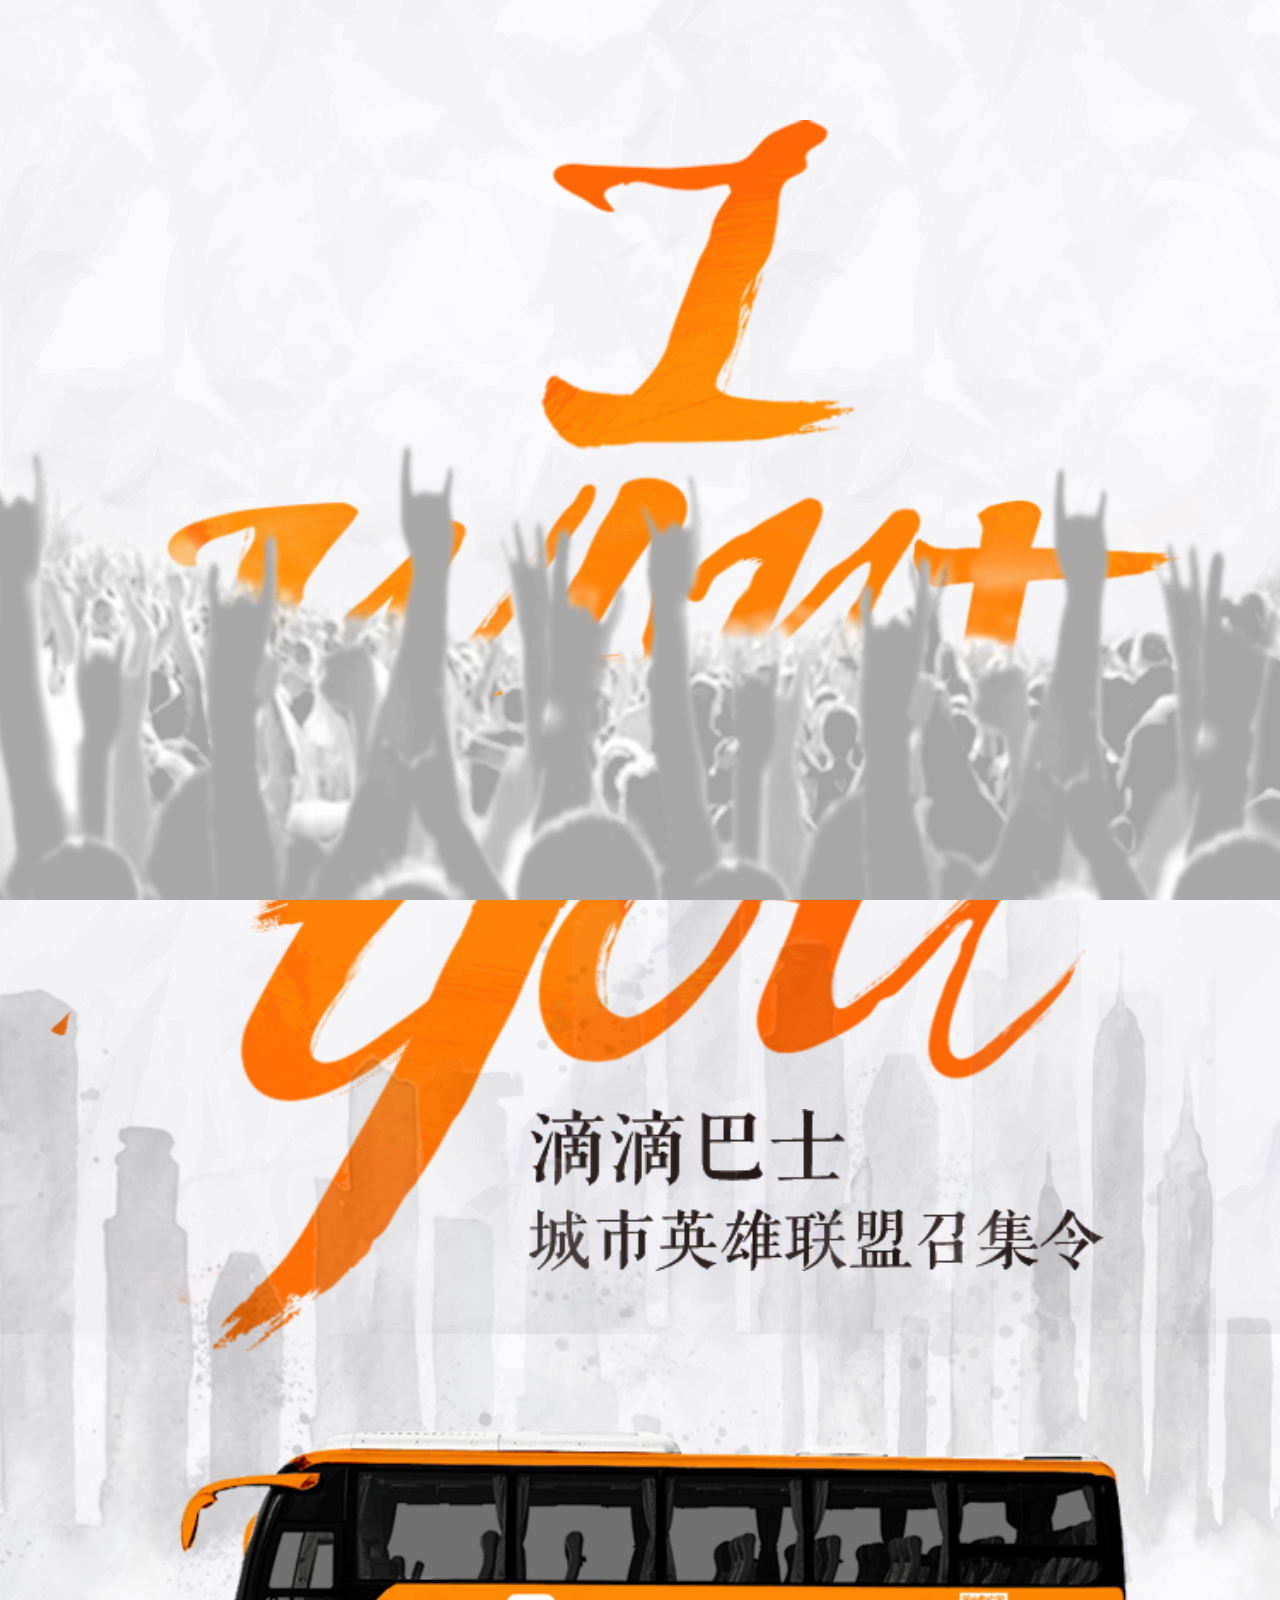
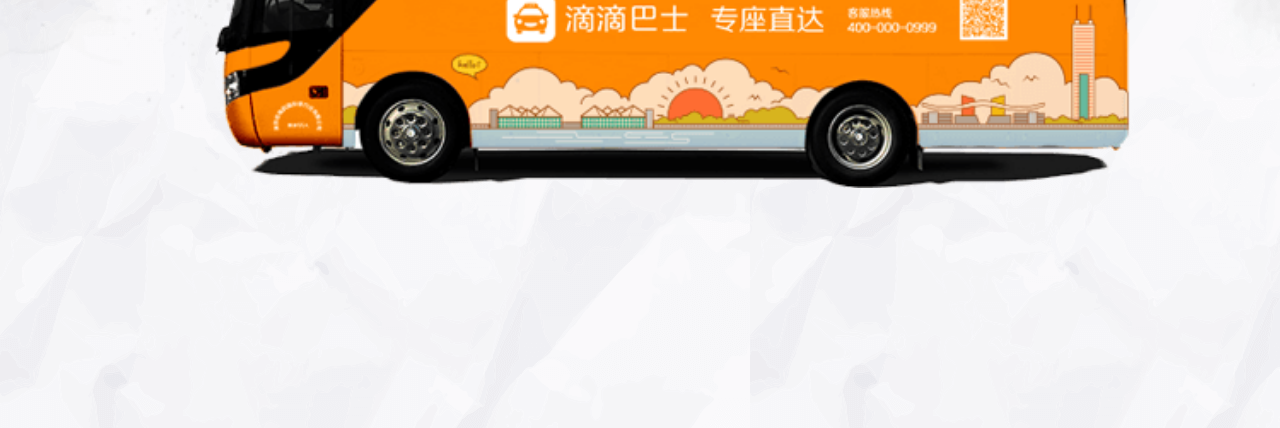
<file: index.html>
<!doctype html>
<html lang="en">
<head>
	<meta charset="UTF-8">
	<title>busDemo</title>
    <meta name="viewport" content="width=device-width, initial-scale=1.0, user-scalable=no"><!-- 只要是移动端页面，必须加上 -->
    <link rel="stylesheet" href="css/reset.css">
    <link rel="stylesheet" href="js/plugin/pace.css">
    <link rel="stylesheet" href="css/animate.css">
	<link rel="stylesheet" href="css/common.css"> <!-- 加载公用css代码 -->
	<link rel="stylesheet" href="css/home.css"> <!-- 加载首页css代码 -->
	<link rel="stylesheet" href="css/rank.css">	<!-- 加载排名页css代码 -->
	<link rel="stylesheet" href="css/login.css">
	<link rel="stylesheet" href="css/formbus.css">
	<link rel="stylesheet" href="css/citylist.css">
	<link rel="stylesheet" href="js/plugin/spinwheel.css">
	<link rel="stylesheet" href="js/plugin/vex.css">
</head>
<body>
	<section id="home" style="display:none" class="home">
		<div class="header_page">
			<div class="header_logo">
				
			</div>
			<div class="header_title">
				
			</div>
		</div>
		<div class="middle_page">
			<div class="wrap_city">
				<div class="left_city"></div>
				<div class="middle_city"></div>
				<div class="right_city"></div>
			</div>
			<div class="middle_bus">
				
			</div>
		</div>
		<div class="bottom_page">
			<div class="person_down"></div>
			<div class="person_up"></div>
		</div>
	</section>
	<section style="display:none" id="rank" style="display:block" class="rank">
		<div class="rule_desc">活动规则</div>
		<div class="rank_head">
			<div class="rank_logo"></div>
			<div class="rank_desc">
				全民助力夺榜单<br>免费上班专线抢先坐
			</div>
		</div>
		<div class="rank_list">
			<ul class="list_item js-ranklist">
				
			</ul>
		</div>
		<div class="submit_button">
			
		</div>
	</section>
	<section id="login" style="display:none" class="login">
		<div class="login-logo">
			
		</div>
		<div class="login-title">
			请留下联系方式<br/>您将在第一时间获知夺榜结果
		</div>
		<div class="login-content" data-control="login">
			<p class="login-tel">
				<input type="tel" maxlength="11" class="input-tel" data-tel placeholder="电话">
				<span class="check-code" data-check>验证</span>
			</p>
			<p class="login-code">
				<input maxlength="4" type="tel" class="input-code" data-code placeholder="验证码">
			</p>
			<p class="login-btn" data-login>确认</p>
		</div>
	</section>
	<section id="form_bus" style="display:none" class="formbus">
		<div class="form_head">
			<div class="form_logo">
				
			</div>
			<div class="form_desc">
				请认真填写乘车需求<br>为城市夺榜助力
			</div>
		</div>
		<div class="form_body">
			<div class="line_bar">
				<span class="logo">参战城市：<span class="selcity">北京</span></span>
			</div>
			<form action="" method="post">
				<div class="up_part">
					<div class="home_addr">
						<b></b>
						<input type="text" name="home_addr" class="" placeholder="家庭地址">
					</div>
					<div class="work_addr">
						<b></b>
						<input class="work_addr" type="text" name="work_addr" placeholder="工作地址">
					</div>
				</div>
				<div class="up_part down_part">
					<div class="morning">
						<b></b>
						<div class="time mor_time" data-key="morning" data-tips="上班时间" data-starttime="10" data-datewheel="">什么时候上班</div>
						<input type="hidden" name="morning_time">
					</div>
					<div class="eveing">
						<b></b>
						<div data-key="evening" class="time eve_time" data-tips="下班时间" data-starttime="21" data-datewheel="">什么时候下班</div>
						<input type="hidden" name="evening_time">
					</div>
				</div>
			</form>
		</div>
		<div class="collect-submit contentblock">
			</div>
	</section>
	<section id="citylist" style="display:none" class="citylist">
		<div class="current-city">
			当前定位城市：
			<b>
				无
			</b>
		</div>
		<div class="hot_city">
			<p class="city_head">已开通城市</p>
			<div class="head_city">
				
			</div>
		</div>
		
		<div class="all_city_name">
			<p class="city_head">全部城市</p>
			<div class="allspan">
				
			</div>
		</div>
		<div class="all_wrap">
			
		</div>
	</section>
	<!-- 遮罩层 -->
	<!-- <div class="layer" style="display: block;">
		<div class="layer_mask"></div> 由它負責鎖屏操作
		<div class="layer_content"></div> 負責內容高亮顯示
	</div> -->
	<script src="js/rem.js"></script>
	<script src="js/zepto.js"></script>
	<script src="js/plugin/fastclick.js"></script>
	<script src="js/iscroll.js"></script>
	<script src="js/director.js"></script>
	<script src="js/widget/layer/layer.js"></script>
	<script src="js/plugin/pace.js"></script>
	<!-- 进度条插件 -->
	<script src="js/plugin/vex.js"></script>
	<script src="js/plugin/SpinningWheel.js"></script>
	<script src="js/plugin/spinwheel_index.js"></script>
	<script src="js/module/load.js"></script>
	<script src="js/module/baseModule.js"></script>
	<script src="js/module/home.js"></script>
	<script src="js/module/rank.js"></script>
	<script src="js/module/login.js"></script>
	<script src="js/module/form_bus.js"></script>
	<script src="js/module/citylist.js"></script>
	<script src="js/tool.js"></script>
	<script src="js/route.js"></script>
	<script src="js/init.js"></script>
</body>
</html>
</file>
<file: js/plugin/pace.css>
.pace {
  -webkit-pointer-events: none;
  pointer-events: none;

  -webkit-user-select: none;
  -moz-user-select: none;
  user-select: none;

  z-index: 2000;
  position: fixed;
  margin: auto;
  top: 0;
  left: 0;
  right: 0;
  bottom: 0;
  height: 5px;
  width: 200px;
  background: #fff;
  border: 1px solid #29d;

  overflow: hidden;
}

.pace .pace-progress {
  -webkit-box-sizing: border-box;
  -moz-box-sizing: border-box;
  -ms-box-sizing: border-box;
  -o-box-sizing: border-box;
  box-sizing: border-box;

  -webkit-transform: translate3d(0, 0, 0);
  -moz-transform: translate3d(0, 0, 0);
  -ms-transform: translate3d(0, 0, 0);
  -o-transform: translate3d(0, 0, 0);
  transform: translate3d(0, 0, 0);

  max-width: 200px;
  position: fixed;
  z-index: 2000;
  display: block;
  position: absolute;
  top: 0;
  right: 100%;
  height: 100%;
  width: 100%;
  background: #29d;
}

.pace .pace-progress:after {
  content: attr(data-progress-text);
  display: inline-block;
  position: fixed;
  .rem(width, 1rem);
  text-align: left;
  right: 2rem;
  padding-right: .5rem;
  top: .5rem;
}
.pace.pace-inactive {
  display: none;
}
</file>
<file: css/common.css>
html, body {
	height: 100%;
}
body {
	box-sizing: border-box;
	background: #f7f7f7;
	background-image:url(../img/gbackground.png);
}
.page {
	display: block !important;
}
.hide {
	display: none;
}

body section {
	box-sizing: border-box;
}

.layer_content {
	position: relative;
	background: url(../img/rankimg/rule.jpg);
	background-size: 100% 100%;
	width: 15.338667rem;
	height: 16.170667rem;
	left: 54%;
	top: 50%;
	z-index: 2;
	transform: translate(-50%, -50%);
	-webkit-transform: translate(-50%, -50%);
}
.rule_content {
	padding: 1rem;
}
.rule_head {
	margin-left: -0.5rem;
	margin-top: 1.5rem;
	text-align: center;
	font-size: 25px;
	font-weight: bold;
	margin-bottom: 1rem;
	color: #ff8903;
}
.rule_body {
	padding: 0 1.7rem;
	font-size: 20px;
}

.rule_submit {
	margin-top: 1rem;
    width: 10rem;
    height: 1.7rem;
    position: relative;
    text-align: center;
    margin-left: 2.5rem;
    margin-bottom: .5rem;
    background: #ff8903;
    margin: 0 auto;
    margin-top: 2rem;
    color: #fff;
    font-family: nice_icon;
    border-radius: .3rem;
    line-height: 1.7rem;
}
</file>
<file: css/home.css>
.home .header_page {
	position: relative;
	top: 1.5rem;
}
.home .header_logo {
	position: relative;
	background: url(../img/homeimg/1.png);
	background-size: 100% 100%;
	width: 14.336rem;
	height: 15.381333rem;
	animation: bounceInDown 1s 1 linear both;
	animation-delay: 0.5s;
	left: .4299rem;
}

.home .header_title {
	position: absolute;
	background: url(../img/homeimg/text.png);
	background-size: 100% 100%;
	width: 7.189333rem;
	height: 2.026667rem;
	bottom: 0.9888rem;
    right: 2.2rem;
    animation: slideInRight 2s 1 cubic-bezier(0.18, 0.89, 0.32, 1.28) both;
    -webkit-animation: slideInRight 2s 1 cubic-bezier(0.18, 0.89, 0.32, 1.28) both;
}

.home .middle_page {
	position: relative;
	top:-1.5rem;
}
.home .wrap_city {
	position: relative;
	top: -.6rem;
    left: 0;
    -webkit-animation: fadeIn 1.5s 1 linear both;
    			animation: fadeIn 1.5s 1 linear both;
}
.home .wrap_city .left_city {
	position: relative;
	background: url(../img/homeimg/left.png);
	background-size: 100% 100%;
	width: 13.973333rem;
	height: 9.962667rem;
	bottom: 0.9888rem;
}
.home .wrap_city .middle_city {
	position: absolute;
	background: url(../img/homeimg/middle.png);
	background-size: 100% 100%;
	width: 11.2rem;
	height: 9.322667rem;
	bottom: 0.9888rem;
	left: 4rem;
	top: -3rem;
}
.home .wrap_city .right_city {
	position: absolute;
	background: url(../img/homeimg/right.png);
	background-size: 100% 100%;
	width: 11.2rem;
	height: 9.322667rem;
	bottom: 0.9888rem;
	right: 0;
	top: -1.5rem;
}

.home .middle_bus {
	position: absolute;
	bottom: 1.5rem;
	width: 12.16rem;
	height: 4.458667rem;
	background: url(../img/homeimg/bus.png);
	background-size: 100% 100%;
	left: 13%;
	animation: slideInRight 1s 1 cubic-bezier(0, 0, 0.56, 1.51) both;
    -webkit-animation: slideInRight 1s 1 cubic-bezier(0, 0, 0.56, 1.51) both;
    
}
.home .bottom_page {
	position: fixed;
	bottom: 0;
}
.bottom_page .person_down {
	position: absolute;
	background: url(../img/homeimg/people.png);
	background-size: 100% 100%;
	width: 16.0rem;
	height: 7.530667rem;
	bottom: 0;
	-webkit-animation: bounceInUp 1.5s 1 linear both;
			animation: bounceInUp 1.5s 1 linear both;
}

.bottom_page .person_up {
	position: absolute;
	background: url(../img/homeimg/5.png);
	background-size: 100% 100%;
	width: 16.0rem;
	height: 7.530667rem;
	bottom: 0;
	-webkit-animation: bounceInUp 2s 1 linear both;
			animation: bounceInUp 2s 1 linear both;
}

.go_home_logo {

}
body .home .go_home_logo {
	animation: slideOutUp 1s 1 cubic-bezier(0, 0, 0.56, 1.51) both;
    -webkit-animation: slideOutUp 1s 1 cubic-bezier(0, 0, 0.56, 1.51) both;
}

body .home .go_home_title {
	-webkit-animation: slideOutRight 1.2s 1 linear both;
	animation: slideOutRight 1.2s 1 linear both;
}
body .home .go_home_bus {
	-webkit-animation:slideOutLeft 1s 1 linear both !important;
	animation:slideOutLeft 1s 1 linear both !important;
}
body .home .go_home_city {
	-webkit-animation: fadeOut 1.5s 1 linear both;
	animation: fadeOut 1.5s 1 linear both;
}
body .home .go_people {
	-webkit-animation: bounceOutDown 1.5s 1 linear both;
	animation: bounceOutDown 1.5s 1 linear both;
}
</file>
<file: css/rank.css>
.rank .rank_head {
	
}
.rank_name {
	font-size: 16px;
}
.rank .rank_head .rank_logo{
	background: url(../img/rankimg/titlelogo.png);
	background-size: 100% 100%;
	width: 14.784rem;
	height: 6.869333rem;
	position: relative;
	left: 50%;
	-webkit-transform: translate(-50%);
	transform: translate(-50%);
}

.rank .rank_desc {
	margin-top: -2.1rem;
	text-align: center;
	font-weight: bold;
}
.rule_desc {
	z-index: 2;
	position: absolute;
	right: 0;
	top: 0;
	margin-top: .5rem;
	margin-right: .8rem;
	font-size: 0.7rem;
	font-weight: bold;
}
.rank .rank_list {
	width: 13.533333rem;
    max-height: 12.806667rem;
    margin: 0.8rem auto;
    background: white;
    overflow: hidden;
    position: relative;
    border-radius: 0.3rem;
}

.rank .list_item {
	margin: 0 0.4rem;
}
.inl {
	display: inline-block;
}
.rank .list_item li{
	position: relative;
	height: 1.8rem;
	line-height: 1.8rem;
	border-bottom: 1px solid rgba(102,102,102,.14);
	overflow: hidden;
	width: 12.933333rem;;
}
.rank .list_item  {
	background: white;
	width: 13.533333rem;
	/* max-height: 15.266667rem; */
	/* overflow-y: scroll; */
}
.rank .left_pane {
	background: white;
	z-index: 8;
	position: relative;
	padding-left: .7rem;
    left: -0.7rem;
    height: 2rem;
}
.rank .right_pane {
   	padding-top: 0.3rem;
    width: 9rem;
    background: white;
    z-index: 7;
    transition: left 2s linear;
    -webkit-transition: left 2s linear;
    height: 1.5rem;
    top: 0.35rem;
    left: 0;
    margin-left: -3rem;
    display: inline-block;
    position: relative;
    vertical-align: top;
}
.right_pane .bus_info {
	background: url(../img/rankimg/buslogo.png);
	background-size: 100% 100%;
	width: 1.877333rem;
	height: 0.768rem;
	line-height: 0.768rem;
	text-align: center;
	font-size: 13px;
    width: 1.877333rem;
    overflow: hidden;
    color: white;
}
.rank_number {
	background: url(../img/rankimg/blackIcon.png);
	background-size: 100% 100%;
	width: 0.917333rem;
	height: 0.874667rem;
	line-height: 0.874667rem;
	color: white;
	font-size: 15px;
	text-align: center;
}
.rank .barline {
	background: url(../img/rankimg/bar.png);
	background-size: 100% 100%;
	width: 8.128rem;
	height: 0.64rem;
	position: absolute;
    top: 0.8rem;
    left: 1.8rem;
    z-index: 4;
}
.rank .citybar {
	background: url(../img/rankimg/city.png);
	background-size: 100% 100%;
	width: 6.101333rem;
	height: 1.536rem;
	position: absolute;
    top: 0.19rem;
    left: 5.5rem;
    z-index: 6;
    animation-delay: 1.5s;
}

.submit_button {
	background-image: url(../img/rankimg/skip.png);
    width: 8.36266667rem;
    height: 2.944rem;
    background-size: 100%, 100%;
    margin: 0 auto;
    margin-top: 1.6rem;
}

@-webkit-keyframes runcity {
  	from {
		transform: translateX(9rem);
		-webkit-transform: translateX(9rem);
  	}
  	100% {
		transform: translateX(-5rem);
		-webkit-transform: translateX(-5rem);
  	}
}
@keyframes runcity {
  	from {
		transform: translateX(9rem);
		-webkit-transform: translateX(9rem);
  	}
  	100% {
		transform: translateX(-10rem);
		-webkit-transform: translateX(-10rem);
  	}
}
</file>
<file: css/login.css>
.login .login-logo {
	
	width:12.16rem;
	height:3.050667rem;
	background-size: 100%, 100%;
	background-image: url(../img/32.pic.jpg);
	position: relative;
    top: 1.5rem;
    margin: 0 auto;
}
.login .login-title {
	margin-top: 2rem;
	font-size: 0.8rem;
	line-height: 1rem;
	color: rgba(0, 0, 0, 0.77);
	text-align: center;
	font-family: nice_icon;
	font-weight: bold;
}
.login {
	padding: 1.1rem 0.45rem;
}
.login .login-content {
	margin: 0.8rem 0.3rem;
}
.login .check-code.active {
    background: #ff8903;
}
.login .login-btn.active {
    background: #ff8903;
}
.login input {
	border:1px solid #d9d9d9;
	height: 100%;
	font-size:.7rem;
	border-radius: 3px;
	text-indent: 10px;
	outline:none;
	&::-webkit-input-placeholder{
		text-indent: 10px;
		color:#e4e4e4;
		font-size: .7rem;
		font-family: nice_icon;
	}
	text-indent: 10px;
}
.login p {
	height: 2rem;
	line-height: 2rem;
}
.login .input-tel {
	width:10.2rem;
}
.input-code{
	margin:10px 0;
	width: 100%;
}
.check-code{
	display: inline-block;
	width:3.6rem;
	text-align: center;
	color:#fff;
	font-family: nice_icon;
	float:right;
	border-radius: 3px;
	background:#e4e4e4;
	font-size: .7rem;
	&.active{
		background: @orangeColor;
	}
	&.recheck{
		background: #e4e4e4;
		font-size: .6rem;
	}
}
.login .login-btn {
	margin-top:30px;
	width: 100%;
	background:#e4e4e4;
	color:#FFF;
	text-align: center;
	border-radius: 3px;
	font-size: .7rem;
	font-family: nice_icon;
	&.active{
		background: @orangeColor;
	}
}
</file>
<file: css/formbus.css>
.form_name {
	font-size: 16px;
}
.formbus .form_head .form_logo{
	background: url(../img/formimg/title.jpg);
	background-size: 100% 100%;
	width: 13.44rem;
	height: 4.714667rem;
	position: relative;
	left: 50%;
	-webkit-transform: translate(-50%);
	transform: translate(-50%);
	margin-top: 1rem;
}

.formbus .form_desc {
	margin-top: 0rem;
	text-align: center;
	font-weight: bold;
}
.form_body {
	width:14rem;
	margin:0 auto;
    margin-top: 1rem;
}
.form_body .line_bar {
	font-size: 25px;
}
.form_body .line_bar::before {
	content: '';
	display: inline-block;
	width: 0.661333rem;
	height: 0.768rem;
	background: url(../img/formimg/20.png);
	background-size: 100% 100%;
}

.form_body .line_bar::after {
	display: inline-block;
	content: '';
	width: 0.725333rem;
	height: 0.874667rem;
	background: url(../img/formimg/21.png);
	background-size: 100% 100%;
}
.selcity {
	color: #ff8903;
}
.up_part {
	margin-top: .5rem;
	background: white;
	border: 1px solid #e0e0e0;
	border-radius: 5px;
	padding-bottom: 3px;
}
.up_part input {
	border:0;
	height: 1.8rem;
	line-height: 1.8rem;
	outline: 0;
	width:10rem;
	margin-bottom: 0.1rem;
	border-radius: 5px;
	border-bottom-left-radius: 0;
	border-bottom-right-radius: 0;
}
.up_part .time {
	border:0;
	height: 1.8rem;
	line-height: 1.8rem;
	outline: 0;
	width:10rem;
	margin-bottom: 0.1rem;
	border-radius: 5px;
	border-bottom-left-radius: 0;
	border-bottom-right-radius: 0;
	display: inline-block;
}
.up_part .home_addr {
	border-bottom: 1px solid #e0e0e0;
}
.up_part .morning {
	border-bottom: 1px solid #e0e0e0;
	color: gray;
}
.eveing {
	color: gray;
}
.home_addr b {
	content: '';
	width: 0.789333rem;
	height: 0.618667rem;
	background: url(../img/formimg/fam.png);
	background-size: 100% 100%;	
	display: inline-block;
	margin-left: .3rem;
}
.morning b {
	content: '';
	width: 0.789333rem;
	height: 0.618667rem;
	background: url(../img/formimg/mor.png);
	background-size: 100% 100%;	
	display: inline-block;
	margin-left: .3rem;
	position: relative;
}
.work_addr b {
	content: '';
	width: 0.725333rem;
	height: 0.874667rem;
	background: url(../img/formimg/com.png);
	background-size: 100% 100%;
	display: inline-block;
	margin-left: .3rem;
}
.eveing b {
	content: '';
	width: 0.725333rem;
	height: 0.874667rem;
	background: url(../img/formimg/eve.png);
	background-size: 100% 100%;
	display: inline-block;
	margin-left: .3rem;
	position: relative;
}
.formbus .collect-submit {
	margin: 1.5rem auto 0 auto;
    width: 8.192rem;
    height: 3.008rem;
    background-image: url(/img/formimg/dis_submit.png);
    background-size: 100% 100%;
    border-radius: 5px;
}

body .formbus .collect-submit.active {
    background-image: url(/img/formimg/suc_submit.png);
}
</file>
<file: css/citylist.css>
.current-city {
	height: 1.8rem;
    line-height: 1.8rem;
    text-align: center;
    background: white;
    font-size: 15px;
    border-bottom: 1px solid #e0e0e0;
    margin-bottom: .5rem;
}
.current-city b {
	padding: 0 .5rem;
	color: #fa8919;
}

.city_head {
	margin-bottom: .2rem;
}

.wrap_citylist {
	border-top: 1px solid #e0e0e0;
	overflow: hidden;
	zoom: 1;
	background: white;
	margin-bottom: .2rem;
}
.citylist span:active{
	background: #fa8919;
}
.wrap_citylist span{
	border-right: 1px solid #e0e0e0;
	border-bottom: 1px solid #e0e0e0;
	display: block;
	width: 50%;
	float: left;
	height: 2rem;
	line-height: 2rem;
	text-align: center;
	box-sizing: border-box;
}
.head_city span{
	border-right: 1px solid #e0e0e0;
	border-bottom: 1px solid #e0e0e0;
	display: block;
	width: 50%;
	float: left;
	height: 2rem;
	line-height: 2rem;
	text-align: center;
	box-sizing: border-box;
}
.allspan {
	border-top: 1px solid #e0e0e0;
	overflow: hidden;
	zoom: 1;
	background: white;
	margin-bottom: .2rem;
}
.head_city span:nth-child(2n+2) {
	border-right: 0 !important;
}
body .wrap_citylist span:nth-child(3n+3) {
	border-right: 0 !important;
}
.head_city {
	border-top: 1px solid #e0e0e0;
	overflow: hidden;
	zoom: 1;
	background: white;
	margin-bottom: .2rem;
}
.allspan span {
	display: block;
	float: left;
	height: 2rem;
	line-height: 2rem;
	text-align: center;
	box-sizing: border-box;
	width:20%;
	color: #fa8919;
	border:0;
}
.all_city_name .wrap_citylist {
	border-bottom: 1px solid #e0e0e0;
}

.reset_citylist .wrap_citylist span {
	width: 33.3%;
	overflow: hidden;
	white-space: nowrap;
	text-overflow: ellipsis;
}

.all_wrap {
	/* background: red; */
	/* margin-bottom: 2rem; */
	font-size: 18px;
}
.all_wrap::after {
	display: block;
	height: 2rem;
	content: '';
}
</file>
<file: js/plugin/spinwheel.css>
#sw-bg {
    background-color:rgba(0,0,0,0.5);
    position:fixed;
    top:0;
    left:0;
    bottom:0;
    width:100%;
    z-index:10111;
}

#sw-wrapper {
    position:fixed;
    z-index:1000000;
    left:0;
    width:100%;
    font-family:helvetica, sans-serif;
    font-size: 18px;
    text-align:left;
    border-top:2px solid #ff8a01;
}

#sw-header {
    position:relative;
    width:100%; 
    height:43px;
    /*background:url(sw-header.png) 0 0 repeat-x;*/
    background-color:#f7f7f7;
    opacity: 0.9;
}

#sw-cancel, #sw-done {
    position:absolute;
    line-height:43px;
    height:43px;
    margin:0;
    color:#ff8a01;
    font-weight:bold;
}

#sw-cancel {
    left:7px;
    float:left;
    width:80px;
    /*-webkit-border-image:url(sw-button-cancel.png) 5;*/
}

#sw-done {
    right:7px;
    float:right;
    width:80px;
    text-align:right;
    /*-webkit-border-image:url(sw-button-done.png) 5;*/
}

.sw-pressed { opacity:0.4; }

#sw-slots-wrapper {
    position:relative; z-index:999;
    display:block;
    height:215px;
    overflow:hidden;
}

#sw-slots {
    display:table;
    width:100%;
    background:#fcfcfc;
}

#sw-slots div {
    display:table-cell;
    height:100%;
    padding-top:86px;
    background-color:#fcfcfc;
    background-position: 0 0, 100% 0;
    background-repeat: repeat-y;
}

#sw-slots div:first-child { border:0; }

#sw-slots ul {
    padding:0 0 85px 0; margin:0;
    list-style:none;
}

#sw-slots .sw-right { text-align:right; }
#sw-slots .sw-center{ text-align:center; }
#sw-slots .sw-center ul li{ text-align:center; }
#sw-slots .sw-shrink { width:1%; }
#sw-slots .sw-readonly { background:#ddd; }

#sw-slots li {
    padding:0 8px;
    height:44px;
    overflow:hidden;
    font:18px/44px Helvetica,sans-serif;
    color:#666;
}

#sw-frame {
    position:absolute; z-index:1000;
    left:0; right:0; bottom:0;
    height:183px;
    border-width:16px;
    /*-webkit-border-image:url(sw-alpha.png) 16;*/
}

#sw-line {
    position: absolute;
    border: 1px solid #ccc;
    width: 100%;
    z-index: 999;
    top: 131px;
    height: 44px;
}
</file>
<file: js/plugin/vex.css>
@keyframes vex-fadein {
  /* line 9, ../sass/_keyframes.sass */
  0% {
    opacity: 0;
  }

  /* line 11, ../sass/_keyframes.sass */
  100% {
    opacity: 1;
  }
}

@-webkit-keyframes vex-fadein {
  /* line 9, ../sass/_keyframes.sass */
  0% {
    opacity: 0;
  }

  /* line 11, ../sass/_keyframes.sass */
  100% {
    opacity: 1;
  }
}

@-moz-keyframes vex-fadein {
  /* line 9, ../sass/_keyframes.sass */
  0% {
    opacity: 0;
  }

  /* line 11, ../sass/_keyframes.sass */
  100% {
    opacity: 1;
  }
}

@-ms-keyframes vex-fadein {
  /* line 9, ../sass/_keyframes.sass */
  0% {
    opacity: 0;
  }

  /* line 11, ../sass/_keyframes.sass */
  100% {
    opacity: 1;
  }
}

@-o-keyframes vex-fadein {
  /* line 9, ../sass/_keyframes.sass */
  0% {
    opacity: 0;
  }

  /* line 11, ../sass/_keyframes.sass */
  100% {
    opacity: 1;
  }
}

@keyframes vex-fadeout {
  /* line 16, ../sass/_keyframes.sass */
  0% {
    opacity: 1;
  }

  /* line 18, ../sass/_keyframes.sass */
  100% {
    opacity: 0;
  }
}

@-webkit-keyframes vex-fadeout {
  /* line 16, ../sass/_keyframes.sass */
  0% {
    opacity: 1;
  }

  /* line 18, ../sass/_keyframes.sass */
  100% {
    opacity: 0;
  }
}

@-moz-keyframes vex-fadeout {
  /* line 16, ../sass/_keyframes.sass */
  0% {
    opacity: 1;
  }

  /* line 18, ../sass/_keyframes.sass */
  100% {
    opacity: 0;
  }
}

@-ms-keyframes vex-fadeout {
  /* line 16, ../sass/_keyframes.sass */
  0% {
    opacity: 1;
  }

  /* line 18, ../sass/_keyframes.sass */
  100% {
    opacity: 0;
  }
}

@-o-keyframes vex-fadeout {
  /* line 16, ../sass/_keyframes.sass */
  0% {
    opacity: 1;
  }

  /* line 18, ../sass/_keyframes.sass */
  100% {
    opacity: 0;
  }
}

@keyframes vex-rotation {
  /* line 127, ../sass/_keyframes.sass */
  0% {
    transform: rotate(0deg);
    -webkit-transform: rotate(0deg);
    -moz-transform: rotate(0deg);
    -ms-transform: rotate(0deg);
    -o-transform: rotate(0deg);
  }

  /* line 129, ../sass/_keyframes.sass */
  100% {
    transform: rotate(359deg);
    -webkit-transform: rotate(359deg);
    -moz-transform: rotate(359deg);
    -ms-transform: rotate(359deg);
    -o-transform: rotate(359deg);
  }
}

@-webkit-keyframes vex-rotation {
  /* line 127, ../sass/_keyframes.sass */
  0% {
    transform: rotate(0deg);
    -webkit-transform: rotate(0deg);
    -moz-transform: rotate(0deg);
    -ms-transform: rotate(0deg);
    -o-transform: rotate(0deg);
  }

  /* line 129, ../sass/_keyframes.sass */
  100% {
    transform: rotate(359deg);
    -webkit-transform: rotate(359deg);
    -moz-transform: rotate(359deg);
    -ms-transform: rotate(359deg);
    -o-transform: rotate(359deg);
  }
}

@-moz-keyframes vex-rotation {
  /* line 127, ../sass/_keyframes.sass */
  0% {
    transform: rotate(0deg);
    -webkit-transform: rotate(0deg);
    -moz-transform: rotate(0deg);
    -ms-transform: rotate(0deg);
    -o-transform: rotate(0deg);
  }

  /* line 129, ../sass/_keyframes.sass */
  100% {
    transform: rotate(359deg);
    -webkit-transform: rotate(359deg);
    -moz-transform: rotate(359deg);
    -ms-transform: rotate(359deg);
    -o-transform: rotate(359deg);
  }
}

@-ms-keyframes vex-rotation {
  /* line 127, ../sass/_keyframes.sass */
  0% {
    transform: rotate(0deg);
    -webkit-transform: rotate(0deg);
    -moz-transform: rotate(0deg);
    -ms-transform: rotate(0deg);
    -o-transform: rotate(0deg);
  }

  /* line 129, ../sass/_keyframes.sass */
  100% {
    transform: rotate(359deg);
    -webkit-transform: rotate(359deg);
    -moz-transform: rotate(359deg);
    -ms-transform: rotate(359deg);
    -o-transform: rotate(359deg);
  }
}

@-o-keyframes vex-rotation {
  /* line 127, ../sass/_keyframes.sass */
  0% {
    transform: rotate(0deg);
    -webkit-transform: rotate(0deg);
    -moz-transform: rotate(0deg);
    -ms-transform: rotate(0deg);
    -o-transform: rotate(0deg);
  }

  /* line 129, ../sass/_keyframes.sass */
  100% {
    transform: rotate(359deg);
    -webkit-transform: rotate(359deg);
    -moz-transform: rotate(359deg);
    -ms-transform: rotate(359deg);
    -o-transform: rotate(359deg);
  }
}

/* line 11, ../sass/vex.sass */
.vex, .vex *, .vex *:before, .vex *:after {
  -webkit-box-sizing: border-box;
  -moz-box-sizing: border-box;
  box-sizing: border-box;
}

/* line 14, ../sass/vex.sass */
.vex {
  /*中间如果有fixed属性的时候，input框在手机上会出现问题*/
  position: absolute;
  overflow: visible;
  -webkit-overflow-scrolling: touch;
  z-index: 1111;
  top: 0;
  right: 0;
  bottom: 0;
  left: 0;
}

/* line 25, ../sass/vex.sass */
.vex-overlay {
  background: black;
  filter: alpha(opacity=40);
  -ms-filter: "progid:DXImageTransform.Microsoft.Alpha(Opacity=40)";
}

/* line 30, ../sass/vex.sass */
.vex-overlay {
  animation: vex-fadein 0.5s;
  -webkit-animation: vex-fadein 0.5s;
  -moz-animation: vex-fadein 0.5s;
  -ms-animation: vex-fadein 0.5s;
  -o-animation: vex-fadein 0.5s;
  -webkit-backface-visibility: hidden;
  position: fixed;
  background: rgba(0, 0, 0, 0.6);
  top: 0;
  right: 0;
  bottom: 0;
  left: 0;
}
/* line 39, ../sass/vex.sass */
.vex.vex-closing .vex-overlay {
  animation: vex-fadeout 0.5s;
  -webkit-animation: vex-fadeout 0.5s;
  -moz-animation: vex-fadeout 0.5s;
  -ms-animation: vex-fadeout 0.5s;
  -o-animation: vex-fadeout 0.5s;
  -webkit-backface-visibility: hidden;
}

/* line 42, ../sass/vex.sass */
.vex-content {
  animation: vex-fadein 0.5s;
  -webkit-animation: vex-fadein 0.5s;
  -moz-animation: vex-fadein 0.5s;
  -ms-animation: vex-fadein 0.5s;
  -o-animation: vex-fadein 0.5s;
  -webkit-backface-visibility: hidden;
  background: white;
}
/* line 46, ../sass/vex.sass */
.vex.vex-closing .vex-content {
  animation: vex-fadeout 0.5s;
  -webkit-animation: vex-fadeout 0.5s;
  -moz-animation: vex-fadeout 0.5s;
  -ms-animation: vex-fadeout 0.5s;
  -o-animation: vex-fadeout 0.5s;
  -webkit-backface-visibility: hidden;
}

/* line 49, ../sass/vex.sass */
.vex-close:before {
  font-family: Arial, sans-serif;
  content: "\00D7";
}

/* line 53, ../sass/vex.sass */
.vex-dialog-form {
  margin: 0;
}

/* line 56, ../sass/vex.sass */
.vex-dialog-button {
  -webkit-appearance: none;
  cursor: pointer;
}

/* line 60, ../sass/vex.sass */
.vex-loading-spinner {
  animation: vex-rotation 0.7s linear infinite;
  -webkit-animation: vex-rotation 0.7s linear infinite;
  -moz-animation: vex-rotation 0.7s linear infinite;
  -ms-animation: vex-rotation 0.7s linear infinite;
  -o-animation: vex-rotation 0.7s linear infinite;
  -webkit-backface-visibility: hidden;
  -webkit-box-shadow: 0 0 1em rgba(0, 0, 0, 0.1);
  -moz-box-shadow: 0 0 1em rgba(0, 0, 0, 0.1);
  box-shadow: 0 0 1em rgba(0, 0, 0, 0.1);
  position: fixed;
  z-index: 1112;
  margin: auto;
  top: 0;
  right: 0;
  bottom: 0;
  left: 0;
  height: 2em;
  width: 2em;
  background: white;
}

/* line 76, ../sass/vex.sass */
body.vex-open {
  overflow: hidden;
}

@keyframes vex-flyin {
  /* line 25, ../sass/_keyframes.sass */
  0% {
    opacity: 0;
    transform: translateY(-40px);
    -webkit-transform: translateY(-40px);
    -moz-transform: translateY(-40px);
    -ms-transform: translateY(-40px);
    -o-transform: translateY(-40px);
  }

  /* line 28, ../sass/_keyframes.sass */
  100% {
    opacity: 1;
    transform: translateY(0);
    -webkit-transform: translateY(0);
    -moz-transform: translateY(0);
    -ms-transform: translateY(0);
    -o-transform: translateY(0);
  }
}

@-webkit-keyframes vex-flyin {
  /* line 25, ../sass/_keyframes.sass */
  0% {
    opacity: 0;
    transform: translateY(-40px);
    -webkit-transform: translateY(-40px);
    -moz-transform: translateY(-40px);
    -ms-transform: translateY(-40px);
    -o-transform: translateY(-40px);
  }

  /* line 28, ../sass/_keyframes.sass */
  100% {
    opacity: 1;
    transform: translateY(0);
    -webkit-transform: translateY(0);
    -moz-transform: translateY(0);
    -ms-transform: translateY(0);
    -o-transform: translateY(0);
  }
}

@-moz-keyframes vex-flyin {
  /* line 25, ../sass/_keyframes.sass */
  0% {
    opacity: 0;
    transform: translateY(-40px);
    -webkit-transform: translateY(-40px);
    -moz-transform: translateY(-40px);
    -ms-transform: translateY(-40px);
    -o-transform: translateY(-40px);
  }

  /* line 28, ../sass/_keyframes.sass */
  100% {
    opacity: 1;
    transform: translateY(0);
    -webkit-transform: translateY(0);
    -moz-transform: translateY(0);
    -ms-transform: translateY(0);
    -o-transform: translateY(0);
  }
}

@-ms-keyframes vex-flyin {
  /* line 25, ../sass/_keyframes.sass */
  0% {
    opacity: 0;
    transform: translateY(-40px);
    -webkit-transform: translateY(-40px);
    -moz-transform: translateY(-40px);
    -ms-transform: translateY(-40px);
    -o-transform: translateY(-40px);
  }

  /* line 28, ../sass/_keyframes.sass */
  100% {
    opacity: 1;
    transform: translateY(0);
    -webkit-transform: translateY(0);
    -moz-transform: translateY(0);
    -ms-transform: translateY(0);
    -o-transform: translateY(0);
  }
}

@-o-keyframes vex-flyin {
  /* line 25, ../sass/_keyframes.sass */
  0% {
    opacity: 0;
    transform: translateY(-40px);
    -webkit-transform: translateY(-40px);
    -moz-transform: translateY(-40px);
    -ms-transform: translateY(-40px);
    -o-transform: translateY(-40px);
  }

  /* line 28, ../sass/_keyframes.sass */
  100% {
    opacity: 1;
    transform: translateY(0);
    -webkit-transform: translateY(0);
    -moz-transform: translateY(0);
    -ms-transform: translateY(0);
    -o-transform: translateY(0);
  }
}

@keyframes vex-flyout {
  /* line 34, ../sass/_keyframes.sass */
  0% {
    opacity: 1;
    transform: translateY(0);
    -webkit-transform: translateY(0);
    -moz-transform: translateY(0);
    -ms-transform: translateY(0);
    -o-transform: translateY(0);
  }

  /* line 37, ../sass/_keyframes.sass */
  100% {
    opacity: 0;
    transform: translateY(-40px);
    -webkit-transform: translateY(-40px);
    -moz-transform: translateY(-40px);
    -ms-transform: translateY(-40px);
    -o-transform: translateY(-40px);
  }
}

@-webkit-keyframes vex-flyout {
  /* line 34, ../sass/_keyframes.sass */
  0% {
    opacity: 1;
    transform: translateY(0);
    -webkit-transform: translateY(0);
    -moz-transform: translateY(0);
    -ms-transform: translateY(0);
    -o-transform: translateY(0);
  }

  /* line 37, ../sass/_keyframes.sass */
  100% {
    opacity: 0;
    transform: translateY(-40px);
    -webkit-transform: translateY(-40px);
    -moz-transform: translateY(-40px);
    -ms-transform: translateY(-40px);
    -o-transform: translateY(-40px);
  }
}

@-moz-keyframes vex-flyout {
  /* line 34, ../sass/_keyframes.sass */
  0% {
    opacity: 1;
    transform: translateY(0);
    -webkit-transform: translateY(0);
    -moz-transform: translateY(0);
    -ms-transform: translateY(0);
    -o-transform: translateY(0);
  }

  /* line 37, ../sass/_keyframes.sass */
  100% {
    opacity: 0;
    transform: translateY(-40px);
    -webkit-transform: translateY(-40px);
    -moz-transform: translateY(-40px);
    -ms-transform: translateY(-40px);
    -o-transform: translateY(-40px);
  }
}

@-ms-keyframes vex-flyout {
  /* line 34, ../sass/_keyframes.sass */
  0% {
    opacity: 1;
    transform: translateY(0);
    -webkit-transform: translateY(0);
    -moz-transform: translateY(0);
    -ms-transform: translateY(0);
    -o-transform: translateY(0);
  }

  /* line 37, ../sass/_keyframes.sass */
  100% {
    opacity: 0;
    transform: translateY(-40px);
    -webkit-transform: translateY(-40px);
    -moz-transform: translateY(-40px);
    -ms-transform: translateY(-40px);
    -o-transform: translateY(-40px);
  }
}

@-o-keyframes vex-flyout {
  /* line 34, ../sass/_keyframes.sass */
  0% {
    opacity: 1;
    transform: translateY(0);
    -webkit-transform: translateY(0);
    -moz-transform: translateY(0);
    -ms-transform: translateY(0);
    -o-transform: translateY(0);
  }

  /* line 37, ../sass/_keyframes.sass */
  100% {
    opacity: 0;
    transform: translateY(-40px);
    -webkit-transform: translateY(-40px);
    -moz-transform: translateY(-40px);
    -ms-transform: translateY(-40px);
    -o-transform: translateY(-40px);
  }
}

@keyframes vex-pulse {
  /* line 136, ../sass/_keyframes.sass */
  0% {
    -webkit-box-shadow: inset 0 0 0 300px transparent;
    -moz-box-shadow: inset 0 0 0 300px transparent;
    box-shadow: inset 0 0 0 300px transparent;
  }

  /* line 138, ../sass/_keyframes.sass */
  70% {
    -webkit-box-shadow: inset 0 0 0 300px rgba(255, 255, 255, 0.25);
    -moz-box-shadow: inset 0 0 0 300px rgba(255, 255, 255, 0.25);
    box-shadow: inset 0 0 0 300px rgba(255, 255, 255, 0.25);
  }

  /* line 140, ../sass/_keyframes.sass */
  100% {
    -webkit-box-shadow: inset 0 0 0 300px transparent;
    -moz-box-shadow: inset 0 0 0 300px transparent;
    box-shadow: inset 0 0 0 300px transparent;
  }
}

@-webkit-keyframes vex-pulse {
  /* line 136, ../sass/_keyframes.sass */
  0% {
    -webkit-box-shadow: inset 0 0 0 300px transparent;
    -moz-box-shadow: inset 0 0 0 300px transparent;
    box-shadow: inset 0 0 0 300px transparent;
  }

  /* line 138, ../sass/_keyframes.sass */
  70% {
    -webkit-box-shadow: inset 0 0 0 300px rgba(255, 255, 255, 0.25);
    -moz-box-shadow: inset 0 0 0 300px rgba(255, 255, 255, 0.25);
    box-shadow: inset 0 0 0 300px rgba(255, 255, 255, 0.25);
  }

  /* line 140, ../sass/_keyframes.sass */
  100% {
    -webkit-box-shadow: inset 0 0 0 300px transparent;
    -moz-box-shadow: inset 0 0 0 300px transparent;
    box-shadow: inset 0 0 0 300px transparent;
  }
}

@-moz-keyframes vex-pulse {
  /* line 136, ../sass/_keyframes.sass */
  0% {
    -webkit-box-shadow: inset 0 0 0 300px transparent;
    -moz-box-shadow: inset 0 0 0 300px transparent;
    box-shadow: inset 0 0 0 300px transparent;
  }

  /* line 138, ../sass/_keyframes.sass */
  70% {
    -webkit-box-shadow: inset 0 0 0 300px rgba(255, 255, 255, 0.25);
    -moz-box-shadow: inset 0 0 0 300px rgba(255, 255, 255, 0.25);
    box-shadow: inset 0 0 0 300px rgba(255, 255, 255, 0.25);
  }

  /* line 140, ../sass/_keyframes.sass */
  100% {
    -webkit-box-shadow: inset 0 0 0 300px transparent;
    -moz-box-shadow: inset 0 0 0 300px transparent;
    box-shadow: inset 0 0 0 300px transparent;
  }
}

@-ms-keyframes vex-pulse {
  /* line 136, ../sass/_keyframes.sass */
  0% {
    -webkit-box-shadow: inset 0 0 0 300px transparent;
    -moz-box-shadow: inset 0 0 0 300px transparent;
    box-shadow: inset 0 0 0 300px transparent;
  }

  /* line 138, ../sass/_keyframes.sass */
  70% {
    -webkit-box-shadow: inset 0 0 0 300px rgba(255, 255, 255, 0.25);
    -moz-box-shadow: inset 0 0 0 300px rgba(255, 255, 255, 0.25);
    box-shadow: inset 0 0 0 300px rgba(255, 255, 255, 0.25);
  }

  /* line 140, ../sass/_keyframes.sass */
  100% {
    -webkit-box-shadow: inset 0 0 0 300px transparent;
    -moz-box-shadow: inset 0 0 0 300px transparent;
    box-shadow: inset 0 0 0 300px transparent;
  }
}

@-o-keyframes vex-pulse {
  /* line 136, ../sass/_keyframes.sass */
  0% {
    -webkit-box-shadow: inset 0 0 0 300px transparent;
    -moz-box-shadow: inset 0 0 0 300px transparent;
    box-shadow: inset 0 0 0 300px transparent;
  }

  /* line 138, ../sass/_keyframes.sass */
  70% {
    -webkit-box-shadow: inset 0 0 0 300px rgba(255, 255, 255, 0.25);
    -moz-box-shadow: inset 0 0 0 300px rgba(255, 255, 255, 0.25);
    box-shadow: inset 0 0 0 300px rgba(255, 255, 255, 0.25);
  }

  /* line 140, ../sass/_keyframes.sass */
  100% {
    -webkit-box-shadow: inset 0 0 0 300px transparent;
    -moz-box-shadow: inset 0 0 0 300px transparent;
    box-shadow: inset 0 0 0 300px transparent;
  }
}
</file>
